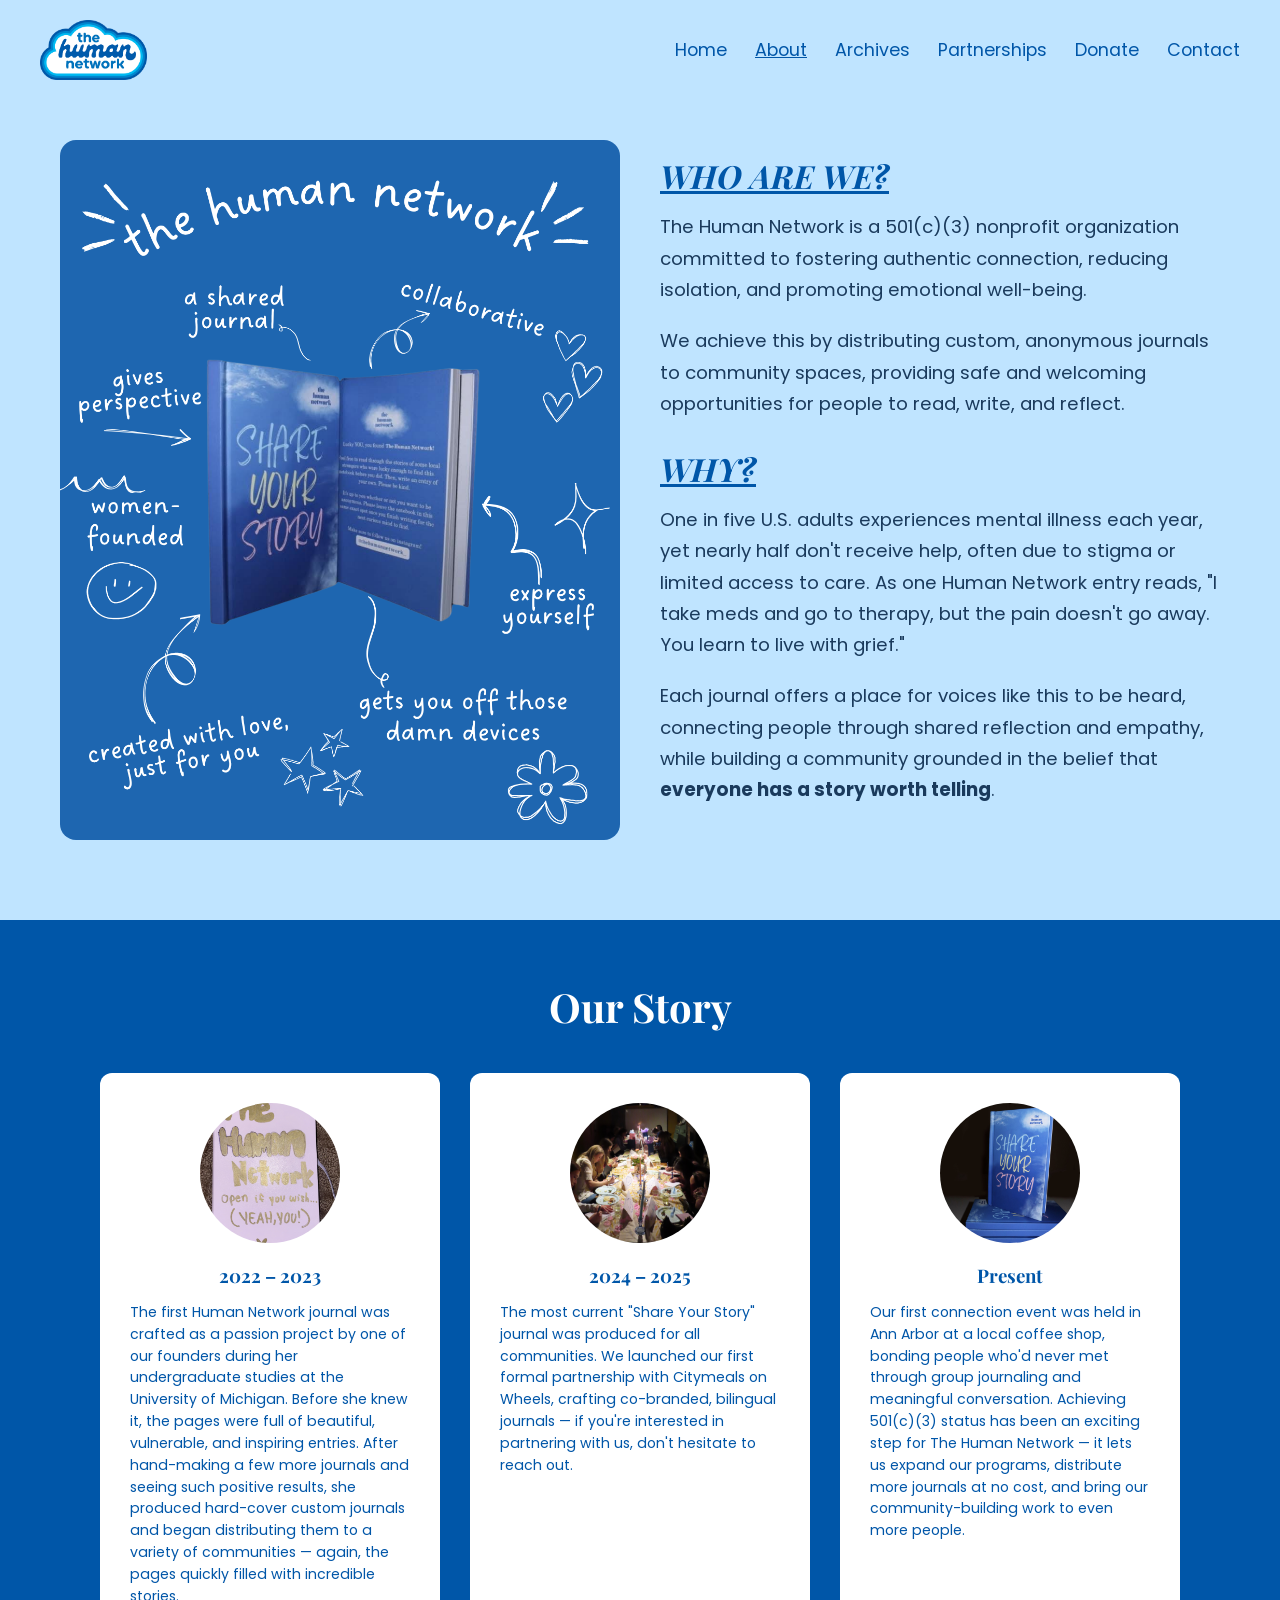
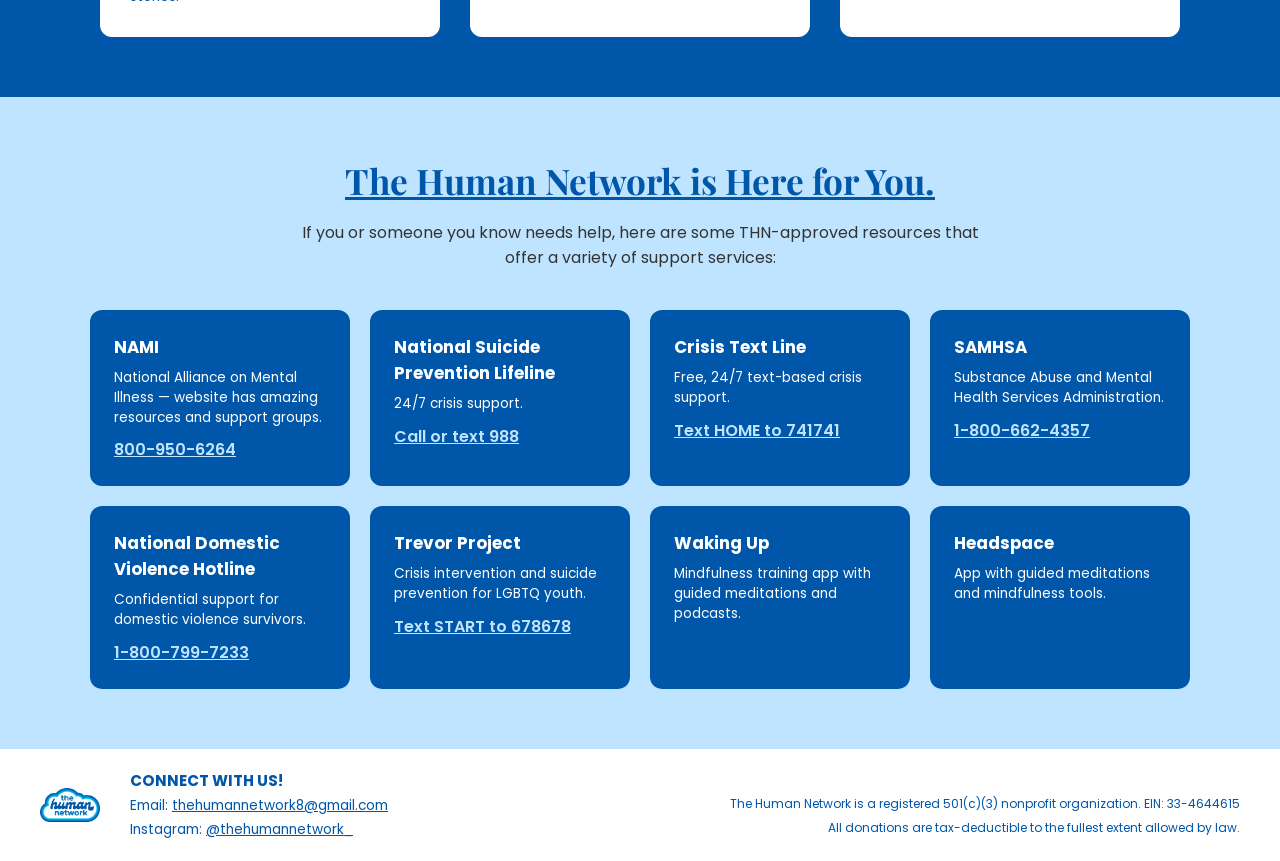
<file: about.html>
<!DOCTYPE html>
<html lang="en">
<head>
  <meta charset="UTF-8">
  <meta name="viewport" content="width=device-width, initial-scale=1.0">
  <title>About - The Human Network</title>

  <link rel="preconnect" href="https://fonts.googleapis.com">
  <link href="https://fonts.googleapis.com/css2?family=Playfair+Display:ital@0;1&family=Poppins:wght@400;500;600&display=swap" rel="stylesheet">

  <link rel="stylesheet" href="style.css">
</head>
<body>

  <div class="about-top">
    <nav class="navbar navbar-light">
      <a href="index.html" class="logo-link">
        <img src="assets/logo.png" alt="The Human Network" class="logo">
      </a>
      <button class="nav-toggle" id="navToggle" aria-label="Open menu" aria-expanded="false">&#9776;</button>
      <ul class="nav-links nav-links-dark">
        <li><a href="index.html">Home</a></li>
        <li><a href="about.html" class="active">About</a></li>
        <li><a href="archives.html">Archives</a></li>
        <li><a href="partnerships.html">Partnerships</a></li>
        <li><a href="donate.html">Donate</a></li>
        <li><a href="contact.html">Contact</a></li>
      </ul>
    </nav>

    <section class="about-hero">
      <div class="about-hero-image">
        <img src="assets/about-graphic.png" alt="The Human Network - a shared journal">
      </div>
      <div class="about-hero-text">
        <h2 class="pink-heading">WHO ARE WE?</h2>
        <p>The Human Network is a 501(c)(3) nonprofit organization committed to fostering authentic connection, reducing isolation, and promoting emotional well-being.</p>
        <p>We achieve this by distributing custom, anonymous journals to community spaces, providing safe and welcoming opportunities for people to read, write, and reflect.</p>

        <h2 class="pink-heading">WHY?</h2>
        <p>One in five U.S. adults experiences mental illness each year, yet nearly half don't receive help, often due to stigma or limited access to care. As one Human Network entry reads, "I take meds and go to therapy, but the pain doesn't go away. You learn to live with grief."</p>
        <p>Each journal offers a place for voices like this to be heard, connecting people through shared reflection and empathy, while building a community grounded in the belief that <strong>everyone has a story worth telling</strong>.</p>
      </div>
    </section>
  </div>

  <section class="our-story">
    <h2>Our Story</h2>
    <div class="story-grid">
      <div class="story-card">
        <img src="assets/story-2022.png" alt="2022-2023">
        <h3>2022 – 2023</h3>
        <p>The first Human Network journal was crafted as a passion project by one of our founders during her undergraduate studies at the University of Michigan. Before she knew it, the pages were full of beautiful, vulnerable, and inspiring entries. After hand-making a few more journals and seeing such positive results, she produced hard-cover custom journals and began distributing them to a variety of communities — again, the pages quickly filled with incredible stories.</p>
      </div>
      <div class="story-card">
        <img src="assets/story-2024.jpg" alt="2024-2025">
        <h3>2024 – 2025</h3>
        <p>The most current "Share Your Story" journal was produced for all communities. We launched our first formal partnership with Citymeals on Wheels, crafting co-branded, bilingual journals — if you're interested in partnering with us, don't hesitate to reach out.</p>
      </div>
      <div class="story-card">
        <img src="assets/story-present.jpg" alt="Present">
        <h3>Present</h3>
        <p>Our first connection event was held in Ann Arbor at a local coffee shop, bonding people who'd never met through group journaling and meaningful conversation. Achieving 501(c)(3) status has been an exciting step for The Human Network — it lets us expand our programs, distribute more journals at no cost, and bring our community-building work to even more people.</p>
      </div>
    </div>
  </section>

  <section class="resources">
    <h2>The Human Network is Here for You.</h2>
    <p class="resources-intro">If you or someone you know needs help, here are some THN-approved resources that offer a variety of support services:</p>

    <div class="resource-grid">
      <div class="resource-card">
        <h3>NAMI</h3>
        <p>National Alliance on Mental Illness — website has amazing resources and support groups.</p>
        <a href="tel:8009506264">800-950-6264</a>
      </div>
      <div class="resource-card">
        <h3>National Suicide Prevention Lifeline</h3>
        <p>24/7 crisis support.</p>
        <a href="tel:988">Call or text 988</a>
      </div>
      <div class="resource-card">
        <h3>Crisis Text Line</h3>
        <p>Free, 24/7 text-based crisis support.</p>
        <a href="sms:741741&body=HOME">Text HOME to 741741</a>
      </div>
      <div class="resource-card">
        <h3>SAMHSA</h3>
        <p>Substance Abuse and Mental Health Services Administration.</p>
        <a href="tel:8006624357">1-800-662-4357</a>
      </div>
      <div class="resource-card">
        <h3>National Domestic Violence Hotline</h3>
        <p>Confidential support for domestic violence survivors.</p>
        <a href="tel:8007997233">1-800-799-7233</a>
      </div>
      <div class="resource-card">
        <h3>Trevor Project</h3>
        <p>Crisis intervention and suicide prevention for LGBTQ youth.</p>
        <a href="sms:678678&body=START">Text START to 678678</a>
      </div>
      <div class="resource-card">
        <h3>Waking Up</h3>
        <p>Mindfulness training app with guided meditations and podcasts.</p>
      </div>
      <div class="resource-card">
        <h3>Headspace</h3>
        <p>App with guided meditations and mindfulness tools.</p>
      </div>
    </div>
  </section>

  <footer class="site-footer">
    <img src="assets/logo.png" alt="The Human Network" class="footer-logo">
    <div class="footer-body">
      <div class="footer-row">
        <h3>CONNECT WITH US!</h3>
        <span></span>
      </div>
      <div class="footer-row">
        <p>Email: <a href="mailto:thehumannetwork8@gmail.com">thehumannetwork8@gmail.com</a></p>
        <p class="legal">The Human Network is a registered 501(c)(3) nonprofit organization. EIN: 33-4644615</p>
      </div>
      <div class="footer-row">
        <p>Instagram: <a href="https://www.instagram.com/thehumannetwork_/?hl=en" target="_blank">@thehumannetwork_</a></p>
        <p class="legal">All donations are tax-deductible to the fullest extent allowed by law.</p>
      </div>
    </div>
  </footer>

  <script src="script.js"></script>
</body>
</html>
</file>
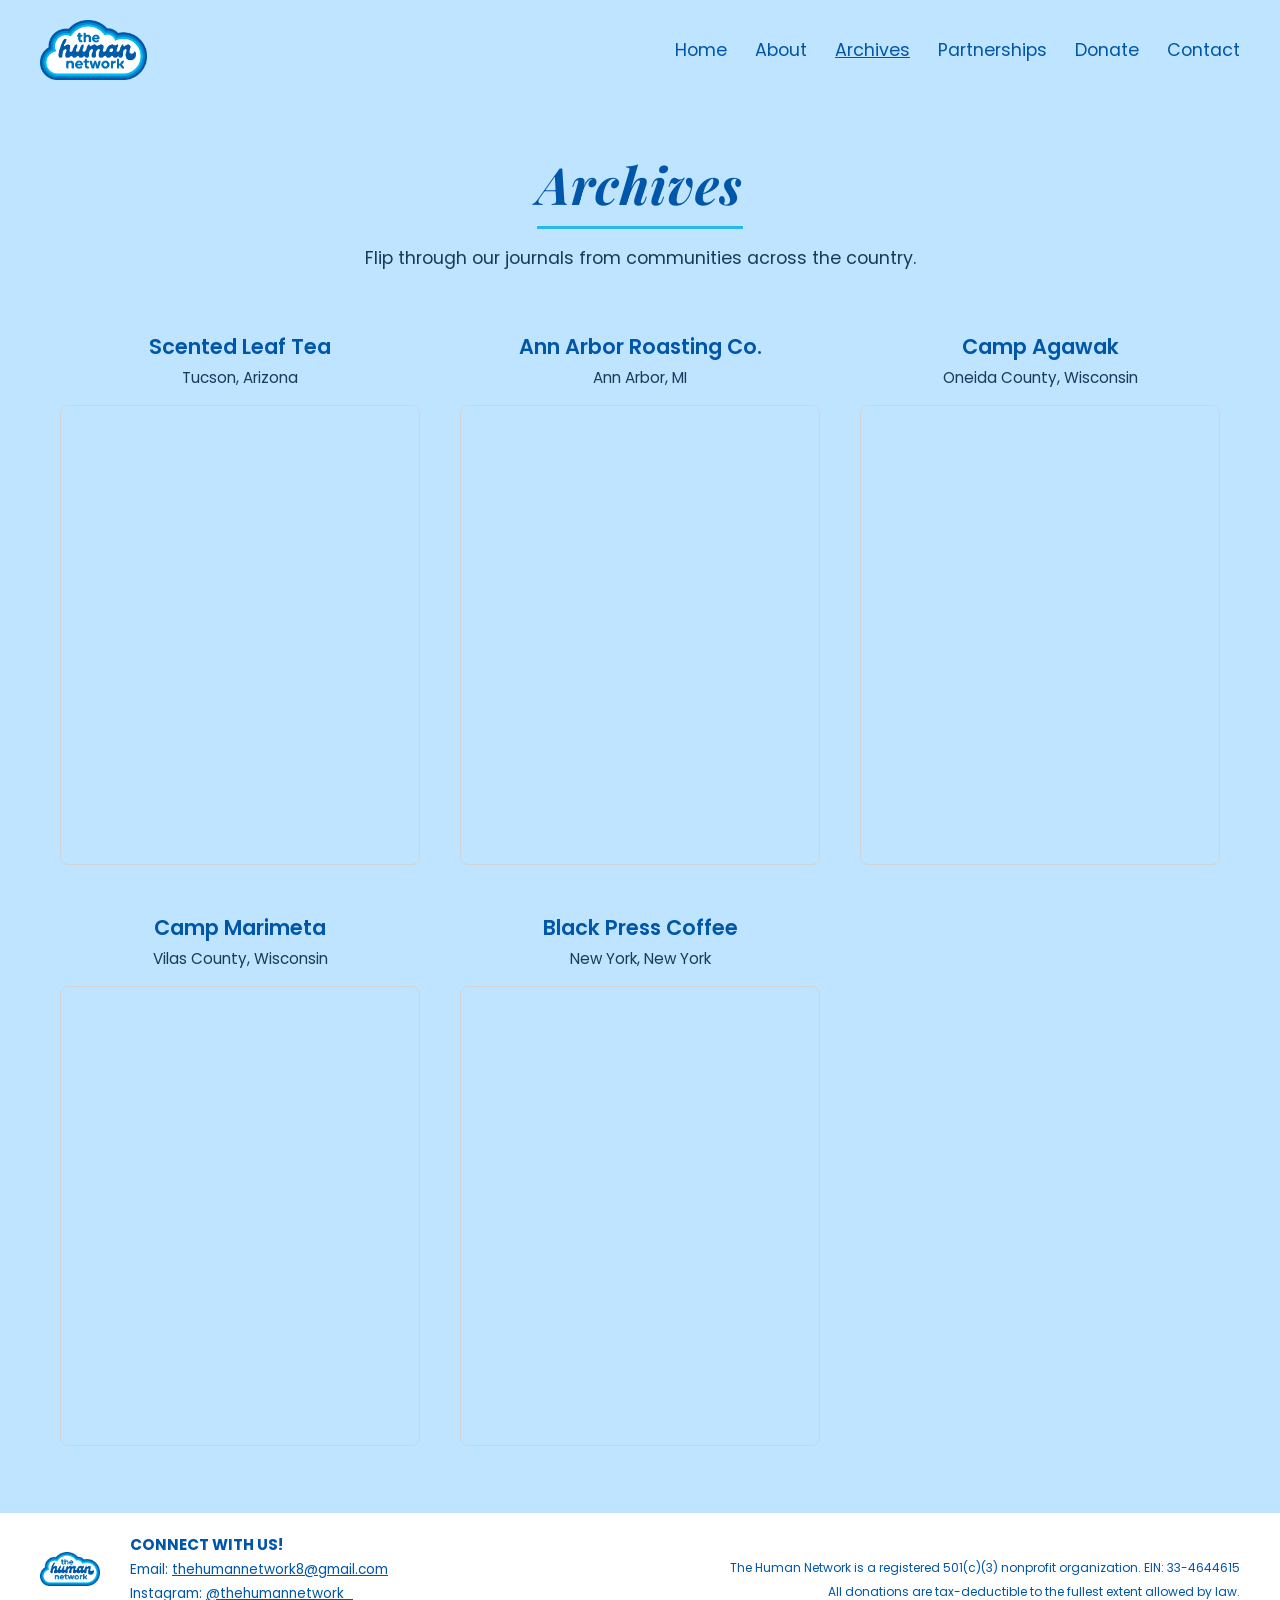
<file: archives.html>
<!DOCTYPE html>
<html lang="en">
<head>
  <meta charset="UTF-8">
  <meta name="viewport" content="width=device-width, initial-scale=1.0">
  <title>Archives - The Human Network</title>

  <link rel="preconnect" href="https://fonts.googleapis.com">
  <link href="https://fonts.googleapis.com/css2?family=Playfair+Display:ital@0;1&family=Poppins:wght@400;500;600&display=swap" rel="stylesheet">

  <link rel="stylesheet" href="style.css">
</head>
<body>

  <div class="archives-top">
    <nav class="navbar navbar-light">
      <a href="index.html" class="logo-link">
        <img src="assets/logo.png" alt="The Human Network" class="logo">
      </a>
      <button class="nav-toggle" id="navToggle" aria-label="Open menu" aria-expanded="false">&#9776;</button>
      <ul class="nav-links nav-links-dark">
        <li><a href="index.html">Home</a></li>
        <li><a href="about.html">About</a></li>
        <li><a href="archives.html" class="active">Archives</a></li>
        <li><a href="partnerships.html">Partnerships</a></li>
        <li><a href="donate.html">Donate</a></li>
        <li><a href="contact.html">Contact</a></li>
      </ul>
    </nav>

    <section class="archives-header">
      <h1>Archives</h1>
      <p>Flip through our journals from communities across the country.</p>
    </section>

    <section class="archives-grid">

      <div class="archive-card">
        <h3>Scented Leaf Tea</h3>
        <p class="archive-location">Tucson, Arizona</p>
        <div class="flipbook-wrap">
          <iframe allowfullscreen allow="autoplay; fullscreen; clipboard-write" scrolling="no" src="https://heyzine.com/flip-book/41db0781b3.html"></iframe>
        </div>
      </div>

      <div class="archive-card">
        <h3>Ann Arbor Roasting Co.</h3>
        <p class="archive-location">Ann Arbor, MI</p>
        <div class="flipbook-wrap">
          <iframe allowfullscreen allow="autoplay; fullscreen; clipboard-write" scrolling="no" src="https://heyzine.com/flip-book/89794f31fc.html"></iframe>
        </div>
      </div>

      <div class="archive-card">
        <h3>Camp Agawak</h3>
        <p class="archive-location">Oneida County, Wisconsin</p>
        <div class="flipbook-wrap">
          <iframe allowfullscreen allow="autoplay; fullscreen; clipboard-write" scrolling="no" src="https://heyzine.com/flip-book/5cede3e2ec.html"></iframe>
        </div>
      </div>

      <div class="archive-card">
        <h3>Camp Marimeta</h3>
        <p class="archive-location">Vilas County, Wisconsin</p>
        <div class="flipbook-wrap">
          <iframe allowfullscreen allow="autoplay; fullscreen; clipboard-write" scrolling="no" src="https://heyzine.com/flip-book/e3a3b19f46.html"></iframe>
        </div>
      </div>

      <div class="archive-card">
        <h3>Black Press Coffee</h3>
        <p class="archive-location">New York, New York</p>
        <div class="flipbook-wrap">
          <iframe allowfullscreen allow="autoplay; fullscreen; clipboard-write" scrolling="no" src="https://heyzine.com/flip-book/fb05271f3d.html"></iframe>
        </div>
      </div>

    </section>
  </div>

  <footer class="site-footer">
    <img src="assets/logo.png" alt="The Human Network" class="footer-logo">
    <div class="footer-body">
      <div class="footer-row">
        <h3>CONNECT WITH US!</h3>
        <span></span>
      </div>
      <div class="footer-row">
        <p>Email: <a href="mailto:thehumannetwork8@gmail.com">thehumannetwork8@gmail.com</a></p>
        <p class="legal">The Human Network is a registered 501(c)(3) nonprofit organization. EIN: 33-4644615</p>
      </div>
      <div class="footer-row">
        <p>Instagram: <a href="https://www.instagram.com/thehumannetwork_/?hl=en" target="_blank">@thehumannetwork_</a></p>
        <p class="legal">All donations are tax-deductible to the fullest extent allowed by law.</p>
      </div>
    </div>
  </footer>

  <script src="script.js"></script>
</body>
</html>
</file>
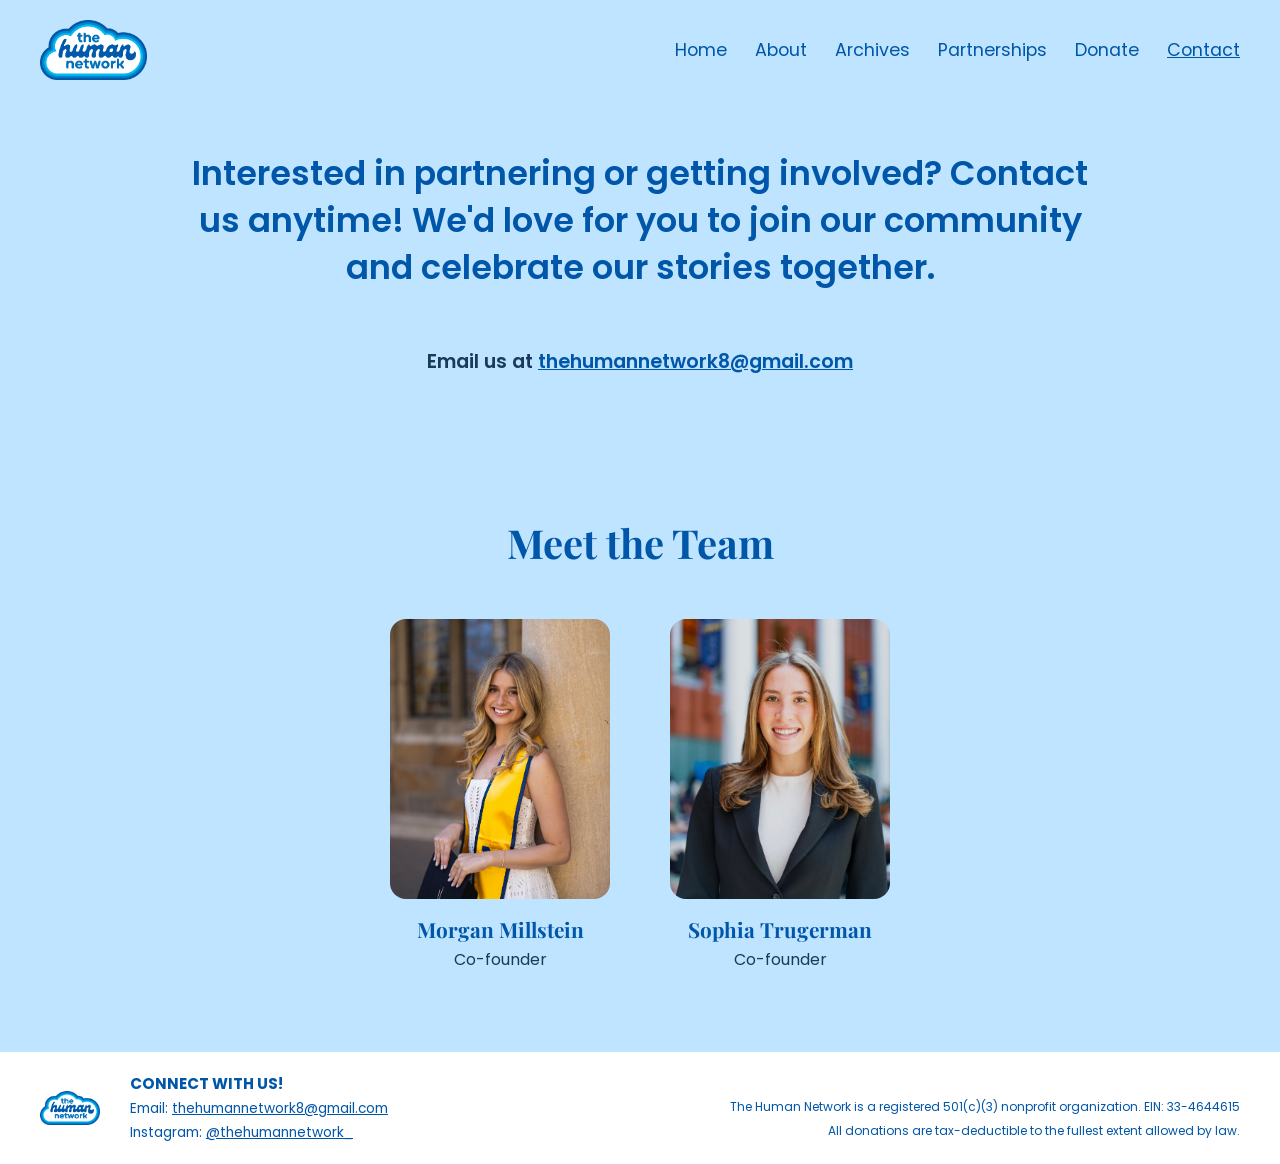
<file: contact.html>
<!DOCTYPE html>
<html lang="en">
<head>
  <meta charset="UTF-8">
  <meta name="viewport" content="width=device-width, initial-scale=1.0">
  <title>Contact - The Human Network</title>

  <link rel="preconnect" href="https://fonts.googleapis.com">
  <link href="https://fonts.googleapis.com/css2?family=Playfair+Display:ital@0;1&family=Poppins:wght@400;500;600&display=swap" rel="stylesheet">
  <link rel="stylesheet" href="style.css">
</head>
<body>

  <div class="contact-top">
    <nav class="navbar navbar-light">
      <a href="index.html" class="logo-link">
        <img src="assets/logo.png" alt="The Human Network" class="logo">
      </a>
      <button class="nav-toggle" id="navToggle" aria-label="Open menu" aria-expanded="false">&#9776;</button>
      <ul class="nav-links nav-links-dark">
        <li><a href="index.html">Home</a></li>
        <li><a href="about.html">About</a></li>
        <li><a href="archives.html">Archives</a></li>
        <li><a href="partnerships.html">Partnerships</a></li>
        <li><a href="donate.html">Donate</a></li>
        <li><a href="contact.html" class="active">Contact</a></li>
      </ul>
    </nav>

    <section class="contact-hero">
      <h1>Interested in partnering or getting involved? Contact us anytime! We'd love for you to join our community and celebrate our stories together.</h1>
    </section>
    <section class="contact-message-section">
      <p class="contact-email">Email us at <a href="mailto:thehumannetwork8@gmail.com">thehumannetwork8@gmail.com</a></p>
    </section>
  </div>

  <section class="team-section">
    <h2>Meet the Team</h2>
    <div class="team-grid">
      <div class="team-member">
        <img src="assets/team-morgan.jpg" alt="Morgan Millstein">
        <h3>Morgan Millstein</h3>
        <p>Co-founder</p>
      </div>
      <div class="team-member">
        <img src="assets/team-sophia.jpg" alt="Sophia Trugerman">
        <h3>Sophia Trugerman</h3>
        <p>Co-founder</p>
      </div>
    </div>
  </section>

  <footer class="site-footer">
    <img src="assets/logo.png" alt="The Human Network" class="footer-logo">
    <div class="footer-body">
      <div class="footer-row">
        <h3>CONNECT WITH US!</h3>
        <span></span>
      </div>
      <div class="footer-row">
        <p>Email: <a href="mailto:thehumannetwork8@gmail.com">thehumannetwork8@gmail.com</a></p>
        <p class="legal">The Human Network is a registered 501(c)(3) nonprofit organization. EIN: 33-4644615</p>
      </div>
      <div class="footer-row">
        <p>Instagram: <a href="https://www.instagram.com/thehumannetwork_/?hl=en" target="_blank">@thehumannetwork_</a></p>
        <p class="legal">All donations are tax-deductible to the fullest extent allowed by law.</p>
      </div>
    </div>
  </footer>

  <script src="script.js"></script>
</body>
</html>
</file>
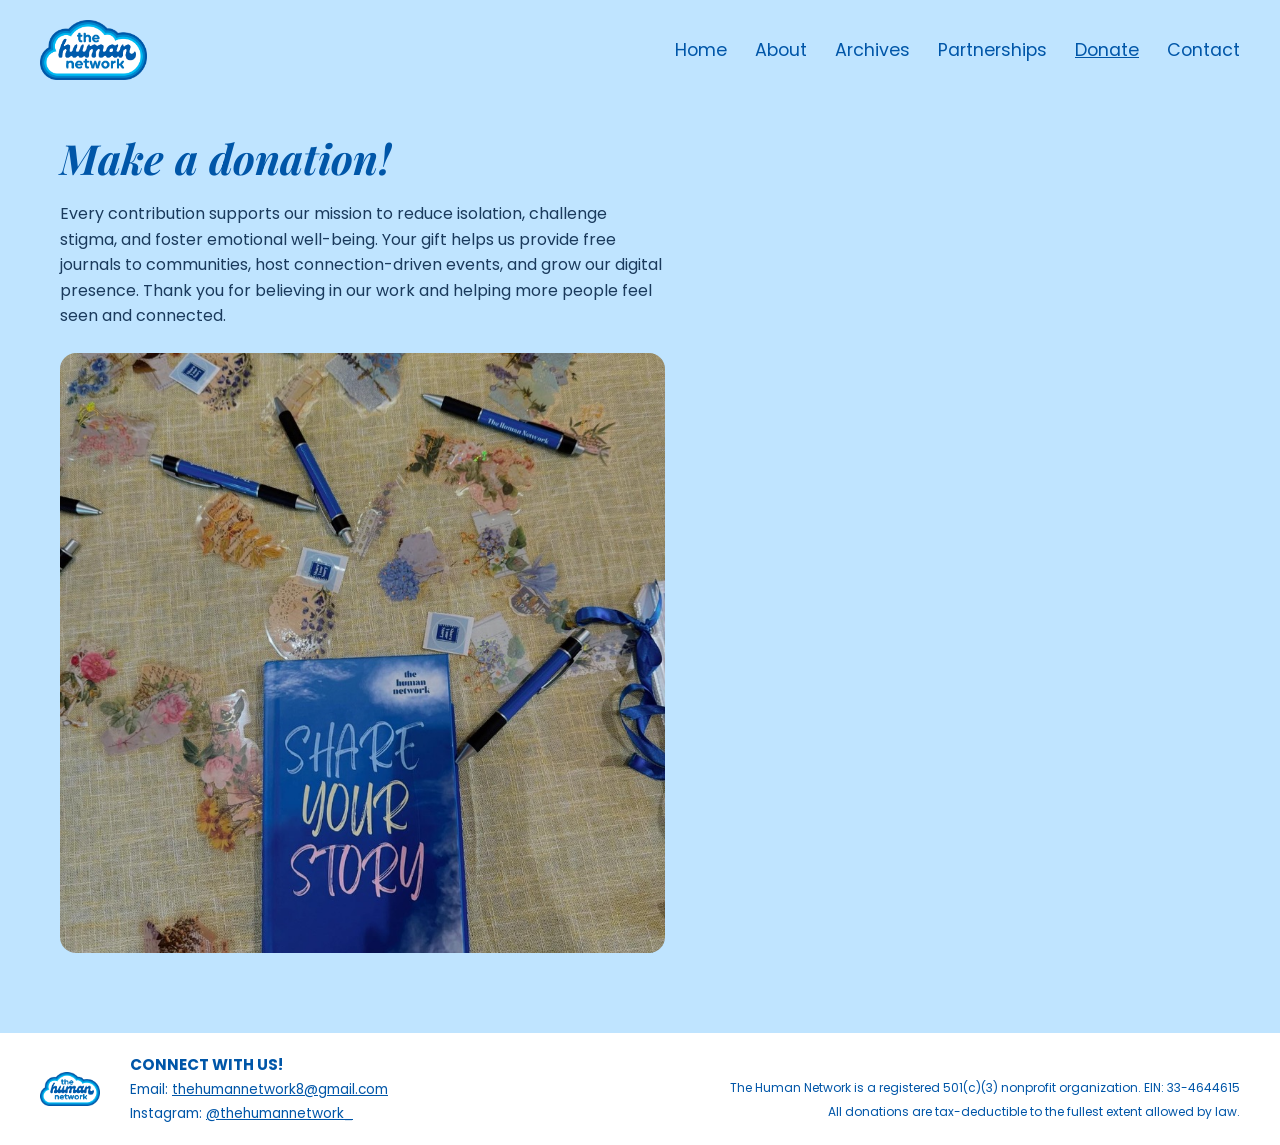
<file: donate.html>
<!DOCTYPE html>
<html lang="en">
<head>
  <meta charset="UTF-8">
  <meta name="viewport" content="width=device-width, initial-scale=1.0">
  <title>Donate - The Human Network</title>

  <link rel="preconnect" href="https://fonts.googleapis.com">
  <link href="https://fonts.googleapis.com/css2?family=Playfair+Display:ital@0;1&family=Poppins:wght@400;500;600&display=swap" rel="stylesheet">
  <link rel="stylesheet" href="style.css">

  <script type="module" src="https://donorbox.org/widgets.js" async></script>
</head>
<body>

  <div class="donate-top">
    <nav class="navbar navbar-light">
      <a href="index.html" class="logo-link">
        <img src="assets/logo.png" alt="The Human Network" class="logo">
      </a>
      <button class="nav-toggle" id="navToggle" aria-label="Open menu" aria-expanded="false">&#9776;</button>
      <ul class="nav-links nav-links-dark">
        <li><a href="index.html">Home</a></li>
        <li><a href="about.html">About</a></li>
        <li><a href="archives.html">Archives</a></li>
        <li><a href="partnerships.html">Partnerships</a></li>
        <li><a href="donate.html" class="active">Donate</a></li>
        <li><a href="contact.html">Contact</a></li>
      </ul>
    </nav>

    <section class="donate-hero">
      <div class="donate-left">
        <h1>Make a donation!</h1>
        <p>Every contribution supports our mission to reduce isolation, challenge stigma, and foster emotional well-being. Your gift helps us provide free journals to communities, host connection-driven events, and grow our digital presence. Thank you for believing in our work and helping more people feel seen and connected.</p>
        <img src="assets/donate-photo.jpg" alt="Share Your Story journal with flowers and a pen">
      </div>

      <div class="donate-right">
        <dbox-widget campaign="the-human-network-initial-fundraising-campaign" type="donation_form" enable-auto-scroll="true"></dbox-widget>
      </div>
    </section>
  </div>

  <footer class="site-footer">
    <img src="assets/logo.png" alt="The Human Network" class="footer-logo">
    <div class="footer-body">
      <div class="footer-row">
        <h3>CONNECT WITH US!</h3>
        <span></span>
      </div>
      <div class="footer-row">
        <p>Email: <a href="mailto:thehumannetwork8@gmail.com">thehumannetwork8@gmail.com</a></p>
        <p class="legal">The Human Network is a registered 501(c)(3) nonprofit organization. EIN: 33-4644615</p>
      </div>
      <div class="footer-row">
        <p>Instagram: <a href="https://www.instagram.com/thehumannetwork_/?hl=en" target="_blank">@thehumannetwork_</a></p>
        <p class="legal">All donations are tax-deductible to the fullest extent allowed by law.</p>
      </div>
    </div>
  </footer>

  <script src="script.js"></script>
</body>
</html>
</file>
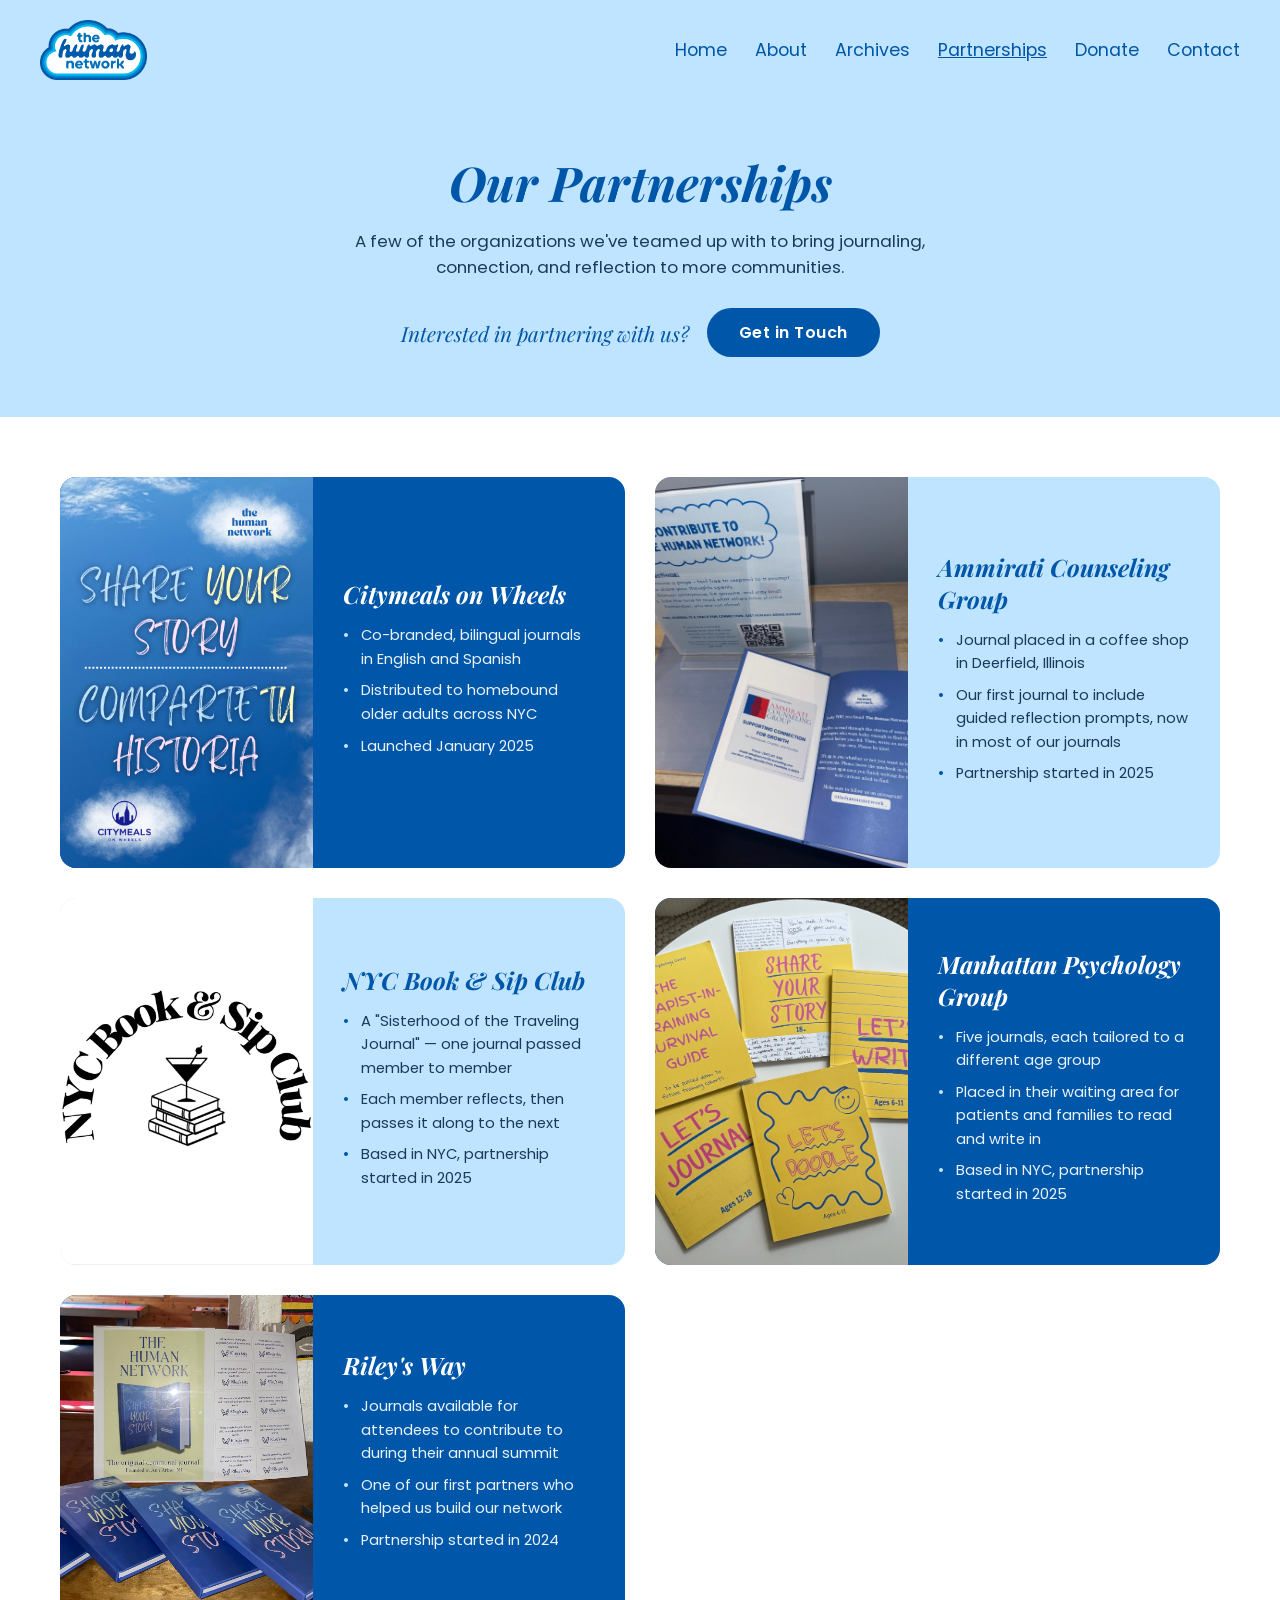
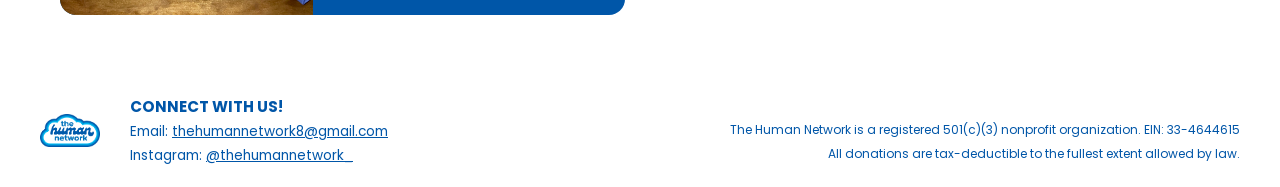
<file: partnerships.html>
<!DOCTYPE html>
<html lang="en">
<head>
  <meta charset="UTF-8">
  <meta name="viewport" content="width=device-width, initial-scale=1.0">
  <title>Partnerships - The Human Network</title>

  <link rel="preconnect" href="https://fonts.googleapis.com">
  <link href="https://fonts.googleapis.com/css2?family=Playfair+Display:ital@0;1&family=Poppins:wght@400;500;600&display=swap" rel="stylesheet">
  <link rel="stylesheet" href="style.css">
</head>
<body>

  <div class="partnerships-top">
    <nav class="navbar navbar-light">
      <a href="index.html" class="logo-link">
        <img src="assets/logo.png" alt="The Human Network" class="logo">
      </a>
      <button class="nav-toggle" id="navToggle" aria-label="Open menu" aria-expanded="false">&#9776;</button>
      <ul class="nav-links nav-links-dark">
        <li><a href="index.html">Home</a></li>
        <li><a href="about.html">About</a></li>
        <li><a href="archives.html">Archives</a></li>
        <li><a href="partnerships.html" class="active">Partnerships</a></li>
        <li><a href="donate.html">Donate</a></li>
        <li><a href="contact.html">Contact</a></li>
      </ul>
    </nav>

    <section class="partnerships-header">
      <h1>Our Partnerships</h1>
      <p>A few of the organizations we've teamed up with to bring journaling, connection, and reflection to more communities.</p>
      <div class="header-cta">
        <span>Interested in partnering with us?</span>
        <a href="contact.html" class="cta-btn">Get in Touch</a>
      </div>
    </section>
  </div>

  <section class="partnerships-bento">

    <div class="bento-card bento-split bento-dark">
      <div class="bento-split-image">
        <img src="assets/partner-citymeals.jpg" alt="Citymeals on Wheels partnership">
      </div>
      <div class="bento-split-text">
        <h3>Citymeals on Wheels</h3>
        <ul>
          <li>Co-branded, bilingual journals in English and Spanish</li>
          <li>Distributed to homebound older adults across NYC</li>
          <li>Launched January 2025</li>
        </ul>
      </div>
    </div>
  
    <div class="bento-card bento-split bento-light">
      <div class="bento-split-image">
        <img src="assets/partner-ammirati.jpg" alt="Ammirati Counseling Group partnership">
      </div>
      <div class="bento-split-text">
        <h3>Ammirati Counseling Group</h3>
        <ul>
          <li>Journal placed in a coffee shop in Deerfield, Illinois</li>
          <li>Our first journal to include guided reflection prompts, now in most of our journals</li>
          <li>Partnership started in 2025</li>
        </ul>
      </div>
    </div>

    <div class="bento-card bento-split bento-light">
      <div class="bento-split-image">
        <img src="assets/partner-nyc-book-sip.jpg" alt="NYC Book &amp; Sip Club partnership">
      </div>
      <div class="bento-split-text">
        <h3>NYC Book &amp; Sip Club</h3>
        <ul>
          <li>A "Sisterhood of the Traveling Journal" — one journal passed member to member</li>
          <li>Each member reflects, then passes it along to the next</li>
          <li>Based in NYC, partnership started in 2025</li>
        </ul>
      </div>
    </div>
  
    <div class="bento-card bento-split bento-dark">
      <div class="bento-split-image">
        <img src="assets/partner-manhattan-psychology.jpg" alt="Manhattan Psychology Group partnership">
      </div>
      <div class="bento-split-text">
        <h3>Manhattan Psychology Group</h3>
        <ul>
          <li>Five journals, each tailored to a different age group</li>
          <li>Placed in their waiting area for patients and families to read and write in</li>
          <li>Based in NYC, partnership started in 2025</li>
        </ul>
      </div>
    </div>

    <div class="bento-card bento-split bento-dark">
      <div class="bento-split-image">
        <img src="assets/partner-rileys-way.jpg" alt="Riley's Way partnership">
      </div>
      <div class="bento-split-text">
        <h3>Riley's Way</h3>
        <ul>
          <li>Journals available for attendees to contribute to during their annual summit</li>
          <li>One of our first partners who helped us build our network</li>
          <li>Partnership started in 2024</li>
        </ul>
      </div>
    </div>
    
  </section>


  <footer class="site-footer">
    <img src="assets/logo.png" alt="The Human Network" class="footer-logo">
    <div class="footer-body">
      <div class="footer-row">
        <h3>CONNECT WITH US!</h3>
        <span></span>
      </div>
      <div class="footer-row">
        <p>Email: <a href="mailto:thehumannetwork8@gmail.com">thehumannetwork8@gmail.com</a></p>
        <p class="legal">The Human Network is a registered 501(c)(3) nonprofit organization. EIN: 33-4644615</p>
      </div>
      <div class="footer-row">
        <p>Instagram: <a href="https://www.instagram.com/thehumannetwork_/?hl=en" target="_blank">@thehumannetwork_</a></p>
        <p class="legal">All donations are tax-deductible to the fullest extent allowed by law.</p>
      </div>
    </div>
  </footer>

  <script src="script.js"></script>
</body>
</html>
</file>
<file: style.css>
* {
  margin: 0;
  padding: 0;
  box-sizing: border-box;
}

html, body {
  height: 100%;
}

body {
  font-family: 'Poppins', sans-serif;
  color: #222;
}

img {
  max-width: 100%;
  display: block;
}

/* PAGE HERO WRAPPER (nav + quotes share this background) */
.page-hero {
  position: relative;
  min-height: 100vh;
  display: flex;
  flex-direction: column;
  overflow: hidden;
}
.page-bg-img {
  position: absolute;
  inset: 0;
  width: 100%;
  height: 100%;
  object-fit: cover;
  z-index: -1;
}

/* NAV */
.navbar {
  display: flex;
  justify-content: space-between;
  align-items: center;
  padding: 20px 40px;
  background: transparent;
  position: relative;
  z-index: 1;
}
.logo {
  height: 60px;
  width: auto;
}
.nav-links {
  display: flex;
  list-style: none;
  gap: 28px;
}
.nav-links a {
  color: white;
  text-decoration: none;
  font-size: 1.1rem;
  text-shadow: 0 1px 4px rgba(0, 0, 0, 0.4);
}
.nav-links a.active {
  text-decoration: underline;
}
.navbar-light .nav-links a,
.nav-links-dark a {
  color: #0056a8;
  text-shadow: none;
}

/* HERO TAGLINE */
.hero-tagline {
  text-align: center;
  padding: 24px 20px 0;
}
.hero-tagline p {
  font-family: 'Poppins', sans-serif;
  font-weight: 500;
  color: white;
  font-size: 1.15rem;
  text-shadow: 0 1px 6px rgba(0, 0, 0, 0.35);
  max-width: 650px;
  margin: 0 auto;
}

/* QUOTE DESCRIPTOR */
.quote-descriptor {
  font-family: 'Poppins', sans-serif;
  font-weight: 600;
  font-size: 0.9rem;
  letter-spacing: 0.5px;
  text-transform: uppercase;
  color: #bfe4ff;
  margin-bottom: 18px;
  text-shadow: 0 1px 4px rgba(0, 0, 0, 0.3);
  transition: opacity 0.5s ease;
}
.quote-descriptor.fade-out {
  opacity: 0;
}

/* QUOTE SLIDER */
.quote-slider {
  flex: 1;
  position: relative;
  display: flex;
  align-items: center;
  justify-content: center;
  text-align: center;
}
.quote-content {
  position: relative;
  max-width: 700px;
  padding: 0 80px;
  overflow: hidden;
}
.quote-inner {
  transition: transform 0.5s ease, opacity 0.5s ease;
}
.quote-inner.slide-out-left {
  transform: translateX(-60px);
  opacity: 0;
}
.quote-inner.slide-out-right {
  transform: translateX(60px);
  opacity: 0;
}
#quoteText {
  font-family: 'Playfair Display', serif;
  font-style: italic;
  font-size: 2rem;
  color: white;
  text-shadow: 0 1px 6px rgba(0, 0, 0, 0.3);
}
#quoteSource {
  font-family: 'Poppins', sans-serif;
  font-weight: 600;
  color: white;
  margin-top: 20px;
  text-shadow: 0 1px 6px rgba(0, 0, 0, 0.3);
}
.arrow {
  position: absolute;
  top: 50%;
  transform: translateY(-50%);
  background: rgba(255, 255, 255, 0.2);
  border: none;
  color: white;
  font-size: 1.5rem;
  padding: 10px 15px;
  cursor: pointer;
  border-radius: 50%;
  z-index: 2;
}
.arrow-left {
  left: 30px;
}
.arrow-right {
  right: 30px;
}

/* FOOTER */
.site-footer {
  display: flex;
  align-items: center;
  gap: 30px;
  padding: 20px 40px;
  background: white;
  color: #0056a8;
}
.footer-logo {
  width: 60px;
  height: 60px;
  object-fit: contain;
  flex-shrink: 0;
}
.footer-body {
  flex: 1;
  display: flex;
  flex-direction: column;
  gap: 4px;
}
.footer-row {
  display: flex;
  justify-content: space-between;
  gap: 20px;
}
.footer-row h3,
.footer-row p {
  flex: 1;
  color: #0056a8;
  font-family: 'Poppins', sans-serif;
}
.footer-row h3 {
  font-size: 0.95rem;
}
.footer-row p {
  font-size: 0.85rem;
  line-height: 1.5;
}
.footer-row a {
  color: #0056a8;
  text-decoration: underline;
}
.footer-row .legal {
  text-align: right;
  font-size: 0.75rem;
  line-height: 1.4;
}

/* ABOUT PAGE — HERO */
.about-top {
  background: #bfe4ff;
}
.about-hero {
  display: flex;
  flex-wrap: wrap;
  align-items: center;
  gap: 40px;
  padding: 40px 60px 80px;
  color: #1a3a5c;
}
.about-hero-image,
.about-hero-text {
  flex: 1;
  min-width: 300px;
}
.about-hero-image img {
  width: 100%;
  height: auto;
  border-radius: 16px;
}
.about-hero-text p {
  margin-bottom: 20px;
  line-height: 1.7;
  font-size: 1.15rem;
}
.pink-heading {
  color: #0056a8;
  text-decoration: underline;
  font-family: 'Playfair Display', serif;
  font-style: italic;
  font-size: 2rem;
  margin: 28px 0 14px;
}
.pink-heading:first-child {
  margin-top: 0;
}

/* ABOUT PAGE — OUR STORY */
.our-story {
  background: #0056a8;
  color: white;
  text-align: center;
  padding: 60px 40px;
}
.our-story h2 {
  font-family: 'Playfair Display', serif;
  font-size: 2.5rem;
  margin-bottom: 40px;
}
.story-grid {
  display: flex;
  flex-wrap: wrap;
  gap: 30px;
  justify-content: center;
}
.story-card {
  background: white;
  color: #0056a8;
  border-radius: 12px;
  padding: 30px;
  max-width: 340px;
  flex: 1;
  min-width: 260px;
  text-align: left;
}
.story-card img {
  width: 140px;
  height: 140px;
  object-fit: cover;
  border-radius: 50%;
  margin: 0 auto 20px;
  display: block;
}
.story-card h3 {
  font-family: 'Playfair Display', serif;
  text-align: center;
  margin-bottom: 14px;
}
.story-card p {
  font-size: 0.88rem;
  line-height: 1.55;
}

/* ABOUT PAGE — RESOURCES */
.resources {
  background: #bfe4ff;
  padding: 60px 40px;
  text-align: center;
}
.resources h2 {
  color: #0056a8;
  font-family: 'Playfair Display', serif;
  text-decoration: underline;
  font-size: 2.2rem;
  margin-bottom: 16px;
}
.resources-intro {
  max-width: 700px;
  margin: 0 auto 40px;
  color: #333;
}
.resource-grid {
  display: grid;
  grid-template-columns: repeat(auto-fit, minmax(230px, 1fr));
  gap: 20px;
  max-width: 1100px;
  margin: 0 auto;
}
.resource-card {
  background: #0056a8;
  color: white;
  border-radius: 12px;
  padding: 24px;
  text-align: left;
}
.resource-card h3 {
  font-family: 'Poppins', sans-serif;
  font-size: 1.05rem;
  margin-bottom: 8px;
}
.resource-card p {
  font-size: 0.85rem;
  line-height: 1.45;
  margin-bottom: 10px;
}
.resource-card a {
  color: #bfe4ff;
  font-weight: 600;
  text-decoration: underline;
}

/* ARCHIVES PAGE */
.archives-top {
  background: #bfe4ff;
  padding-bottom: 60px;
}
.archives-header {
  text-align: center;
  padding: 50px 20px 40px;
}
.archives-header h1 {
  font-family: 'Playfair Display', serif;
  font-style: italic;
  font-size: 3.2rem;
  color: #0056a8;
  letter-spacing: 1px;
  display: inline-block;
  border-bottom: 3px solid #26b9f0;
  padding-bottom: 8px;
  margin-bottom: 16px;
}
.archives-header p {
  font-family: 'Poppins', sans-serif;
  font-size: 1.1rem;
  color: #1a3a5c;
}

.archives-grid {
  display: grid;
  grid-template-columns: repeat(3, 1fr);
  gap: 40px;
  padding: 20px 60px 0;
}
.archive-card {
  text-align: center;
  position: relative;
  overflow: hidden;
  background: #bfe4ff;
}
.archive-card h3 {
  font-family: 'Poppins', sans-serif;
  font-weight: 600;
  font-size: 1.3rem;
  color: #0056a8;
  margin-bottom: 4px;
}
.archive-location {
  font-family: 'Poppins', sans-serif;
  color: #1a3a5c;
  font-size: 0.95rem;
  margin-bottom: 16px;
}
.flipbook-wrap {
  position: relative;
  width: 100%;
}
.flipbook-wrap iframe {
  width: 100%;
  height: 460px;
  border: 1px solid lightgray;
  border-radius: 8px;
}

@media (max-width: 900px) {
  .archives-grid {
    grid-template-columns: repeat(2, 1fr);
  }
}
@media (max-width: 600px) {
  .archives-grid {
    grid-template-columns: 1fr;
  }
}

/* DONATE PAGE */
.donate-top {
  background: #bfe4ff;
}
.donate-hero {
  display: flex;
  flex-wrap: wrap;
  gap: 50px;
  padding: 30px 60px 80px;
  align-items: center;
}
.donate-left {
  flex: 1.2;
  min-width: 320px;
  display: flex;
  flex-direction: column;
}
.donate-left h1 {
  font-family: 'Playfair Display', serif;
  font-style: italic;
  font-size: 2.6rem;
  color: #0056a8;
  margin-bottom: 16px;
}
.donate-left p {
  font-family: 'Poppins', sans-serif;
  color: #1a3a5c;
  font-size: 1rem;
  line-height: 1.6;
  margin-bottom: 24px;
}
.donate-left img {
  width: 100%;
  flex: 1;
  max-height: 600px;
  object-fit: cover;
  object-position: bottom;
  border-radius: 16px;
}
.donate-right {
  flex: 1;
  min-width: 380px;
  display: flex;
  justify-content: center;
  padding-top: 10px;
}
.donate-right dbox-widget {
  width: 100%;
  max-width: 460px;
}

/* CONTACT PAGE */
.contact-top {
  background: #bfe4ff;
}
.contact-hero {
  text-align: center;
  padding: 50px 60px 20px;
}
.contact-hero h1 {
  font-family: 'Poppins', sans-serif;
  font-weight: 600;
  font-size: 2.1rem;
  color: #0056a8;
  max-width: 900px;
  margin: 0 auto 16px;
  line-height: 1.4;
}

.contact-message-section {
  text-align: center;
  padding: 20px 60px 80px;
}
.contact-email {
  font-weight: 600;
  font-size: 1.2rem;
  font-family: 'Poppins', sans-serif;
  color: #1a3a5c;
}
.contact-email a {
  color: #0056a8;
  text-decoration: underline;
}

/* TEAM SECTION */
.team-section {
  background: #bfe4ff;
  text-align: center;
  padding: 60px 40px 80px;
}
.team-section h2 {
  font-family: 'Playfair Display', serif;
  font-size: 2.5rem;
  color: #0056a8;
  margin-bottom: 50px;
}
.team-grid {
  display: flex;
  flex-wrap: wrap;
  justify-content: center;
  gap: 60px;
}
.team-member {
  max-width: 260px;
}
.team-member img {
  width: 220px;
  height: 280px;
  object-fit: cover;
  border-radius: 16px;
  margin: 0 auto 16px;
}
.team-member h3 {
  font-family: 'Playfair Display', serif;
  color: #0056a8;
  font-size: 1.3rem;
  margin-bottom: 4px;
}
.team-member p {
  font-family: 'Poppins', sans-serif;
  color: #1a3a5c;
}

/* PARTNERSHIPS PAGE */
.partnerships-top {
  background: #bfe4ff;
}
.partnerships-header {
  text-align: center;
  padding: 50px 20px 60px;
}
.partnerships-header h1 {
  font-family: 'Playfair Display', serif;
  font-style: italic;
  font-size: 3rem;
  color: #0056a8;
  margin-bottom: 14px;
}
.partnerships-header p {
  font-family: 'Poppins', sans-serif;
  color: #1a3a5c;
  font-size: 1.05rem;
  max-width: 650px;
  margin: 0 auto;
}

.partnerships-bento {
  background: white;
  padding: 60px;
  display: grid;
  grid-template-columns: repeat(2, 1fr);
  gap: 30px;
  max-width: 1300px;
  margin: 0 auto;
}
.bento-card {
  border-radius: 16px;
  min-height: 320px;
}
.bento-dark {
  background: #0056a8;
  color: white;
}
.bento-light {
  background: #bfe4ff;
  color: #1a3a5c;
}

/* Split layout: image left, text right, side by side */
.bento-split {
  display: flex;
  overflow: hidden;
}
.bento-split-image {
  flex: 1;
  min-width: 0;
}
.bento-split-image img {
  width: 100%;
  height: 100%;
  min-height: 320px;
  object-fit: cover;
  display: block;
}
.bento-split-text {
  flex: 1;
  padding: 30px;
  display: flex;
  flex-direction: column;
  justify-content: center;
}

/* Text-only layout */
.bento-text-only {
  padding: 36px;
  display: flex;
  flex-direction: column;
  justify-content: center;
}

.bento-card h3 {
  font-family: 'Playfair Display', serif;
  font-style: italic;
  font-size: 1.5rem;
  margin-bottom: 14px;
}
.bento-dark h3 {
  color: white;
}
.bento-light h3 {
  color: #0056a8;
}

.bento-card ul {
  list-style: none;
  padding: 0;
}
.bento-card li {
  font-family: 'Poppins', sans-serif;
  font-size: 0.92rem;
  line-height: 1.6;
  padding-left: 18px;
  position: relative;
  margin-bottom: 8px;
}
.bento-dark li {
  color: #e8f3ff;
}
.bento-light li {
  color: #1a3a5c;
}
.bento-dark li::before {
  content: "•";
  color: #bfe4ff;
  position: absolute;
  left: 0;
}
.bento-light li::before {
  content: "•";
  color: #0056a8;
  position: absolute;
  left: 0;
}

@media (max-width: 800px) {
  .partnerships-bento {
    grid-template-columns: 1fr;
    padding: 40px 24px;
  }
  .bento-split {
    flex-direction: column;
  }
  .bento-split-image img {
    min-height: 220px;
  }
}

/* PARTNERSHIPS CTA */
.header-cta {
  display: flex;
  align-items: center;
  justify-content: center;
  flex-wrap: wrap;
  gap: 18px;
  margin-top: 28px;
}
.header-cta span {
  font-family: 'Playfair Display', serif;
  font-style: italic;
  font-size: 1.3rem;
  color: #0056a8;
}
.cta-btn {
  display: inline-block;
  background: #0056a8;
  color: white;
  font-family: 'Poppins', sans-serif;
  font-weight: 600;
  padding: 12px 32px;
  border-radius: 30px;
  text-decoration: none;
  letter-spacing: 0.5px;
}
.cta-btn:hover {
  background: #003f7d;
}

/* HOME PAGE */
.home-hero {
  position: relative;
  min-height: 100vh;
  display: flex;
  flex-direction: column;
  background:
    linear-gradient(90deg, rgba(0, 50, 125, 0.62) 0%, rgba(0, 50, 125, 0.35) 55%, rgba(0, 50, 125, 0.08) 100%),
    url('assets/quote-bg.jpg') center / cover no-repeat #2a67b0;
}
.home-hero-inner {
  flex: 1;
  display: flex;
  flex-wrap: wrap;
  align-items: center;
  justify-content: center;
  gap: 60px;
  padding: 30px 60px 80px;
  max-width: 1280px;
  margin: 0 auto;
  width: 100%;
}
.home-hero-text {
  flex: 1 1 480px;
}
.eyebrow {
  display: inline-block;
  background: rgba(255, 255, 255, 0.18);
  border: 1px solid rgba(255, 255, 255, 0.5);
  color: white;
  border-radius: 30px;
  padding: 8px 18px;
  font-size: 0.8rem;
  font-weight: 600;
  letter-spacing: 1px;
}
.home-hero-text h1 {
  font-family: 'Playfair Display', serif;
  font-style: italic;
  font-weight: 400;
  font-size: clamp(2.4rem, 5vw, 4.2rem);
  line-height: 1.1;
  color: white;
  margin: 22px 0 20px;
  text-shadow: 0 2px 10px rgba(0, 0, 0, 0.2);
}
.home-hero-text p {
  color: white;
  font-size: 1.15rem;
  line-height: 1.65;
  max-width: 520px;
  margin-bottom: 32px;
  text-shadow: 0 1px 6px rgba(0, 0, 0, 0.25);
}
.hero-buttons {
  display: flex;
  gap: 14px;
  flex-wrap: wrap;
}
.btn {
  display: inline-block;
  font-family: 'Poppins', sans-serif;
  font-weight: 600;
  font-size: 0.95rem;
  padding: 14px 34px;
  border-radius: 30px;
  text-decoration: none;
  border: 2px solid transparent;
}
.btn-white { background: white; color: #0056a8; }
.btn-outline { border-color: white; color: white; }
.btn-blue { background: #0056a8; color: white; }
.btn-blue-outline { border-color: #0056a8; color: #0056a8; }

/* Quote card */
.quote-card-wrap {
  flex: 1 1 400px;
  display: flex;
  justify-content: center;
}
.quote-card {
  background: white;
  border-radius: 6px;
  padding: 40px 40px 30px;
  max-width: 470px;
  box-shadow: 0 24px 50px rgba(0, 40, 100, 0.35);
  transform: rotate(-2deg);
}
.quote-card .quote-inner {
  transition: transform 0.4s ease, opacity 0.4s ease;
}
.quote-card .quote-inner.slide-out-left { transform: translateX(-40px); opacity: 0; }
.quote-card .quote-inner.slide-out-right { transform: translateX(40px); opacity: 0; }
.quote-label {
  font-size: 0.75rem;
  font-weight: 600;
  letter-spacing: 1.5px;
  text-transform: uppercase;
  color: #0056a8;
}
.quote-card blockquote {
  font-family: 'Playfair Display', serif;
  font-style: italic;
  font-size: 1.9rem;
  line-height: 1.35;
  color: #0056a8;
  margin: 16px 0 24px;
}
.quote-controls {
  display: flex;
  justify-content: space-between;
  align-items: center;
  border-top: 1px solid #bfe4ff;
  padding-top: 16px;
}
.quote-arrow {
  width: 44px;
  height: 44px;
  border-radius: 50%;
  border: 1px solid #0056a8;
  background: white;
  color: #0056a8;
  font-size: 1.1rem;
  cursor: pointer;
}
.quote-arrow.filled { background: #0056a8; color: white; }
.quote-dots { display: flex; gap: 8px; }
.quote-dot {
  width: 10px;
  height: 10px;
  border-radius: 50%;
  border: none;
  padding: 0;
  background: #bfe4ff;
  cursor: pointer;
}
.quote-dot.active { background: #0056a8; }

/* How it works */
.home-steps {
  background: white;
  text-align: center;
  padding: 90px 60px 70px;
}
.home-steps h2,
.home-values h2,
.home-cta h2 {
  font-family: 'Playfair Display', serif;
  font-style: italic;
  font-weight: 400;
  font-size: 2.8rem;
  color: #0056a8;
  margin-bottom: 12px;
}
.section-sub {
  color: #1a3a5c;
  font-size: 1.05rem;
  max-width: 560px;
  margin: 0 auto 50px;
}
.steps-grid {
  display: grid;
  grid-template-columns: repeat(auto-fit, minmax(260px, 1fr));
  gap: 30px;
  max-width: 1200px;
  margin: 0 auto;
  text-align: left;
}
.step-card {
  background: #bfe4ff;
  border-radius: 18px;
  padding: 34px;
  color: #1a3a5c;
}
.step-card.dark { background: #0056a8; color: #e8f3ff; }
.step-num {
  display: block;
  font-family: 'Playfair Display', serif;
  font-style: italic;
  font-size: 4rem;
  line-height: 1;
  color: #0056a8;
}
.step-card.dark .step-num { color: #bfe4ff; }
.step-card h3 {
  font-size: 1.25rem;
  color: #0056a8;
  margin: 14px 0 8px;
}
.step-card.dark h3 { color: white; }
.step-card p { font-size: 0.95rem; line-height: 1.6; }

/* Values */
.home-values {
  display: flex;
  flex-wrap: wrap;
  align-items: center;
  gap: 60px;
  max-width: 1200px;
  margin: 0 auto;
  padding: 70px 60px 90px;
}
.values-text { flex: 1 1 380px; }
.values-text h2 { font-size: 2.8rem; margin-bottom: 18px; }
.values-text p { font-size: 1.05rem; line-height: 1.7; color: #1a3a5c; }
.values-list { flex: 1 1 420px; display: grid; gap: 16px; }
.value-card {
  border: 2px solid #bfe4ff;
  border-radius: 16px;
  padding: 22px 26px;
}
.value-card h3 {
  font-family: 'Playfair Display', serif;
  font-style: italic;
  font-size: 1.6rem;
  color: #0056a8;
}
.value-card p { font-size: 0.95rem; color: #1a3a5c; margin-top: 4px; }

/* Closing call to action */
.home-cta {
  background: #bfe4ff;
  text-align: center;
  padding: 80px 40px;
}
.home-cta h2 { font-size: 3rem; }
.home-cta p { color: #1a3a5c; font-size: 1.05rem; margin: 0 auto 30px; }
.home-cta .hero-buttons { justify-content: center; }

.quote-card #quoteText {
  color: #0056a8;
  text-shadow: none;
  font-size: 1.9rem;
}

/* MOBILE */
.nav-toggle {
  display: none;
}

@media (max-width: 900px) {
  .navbar {
    padding: 14px 20px;
  }
  .logo {
    height: 48px;
  }
  .nav-toggle {
    display: block;
    background: none;
    border: none;
    font-size: 1.9rem;
    line-height: 1;
    padding: 4px 8px;
    color: white;
    cursor: pointer;
  }
  .navbar-light .nav-toggle {
    color: #0056a8;
  }
  .nav-links {
    display: none;
    position: absolute;
    top: 100%;
    left: 20px;
    right: 20px;
    flex-direction: column;
    gap: 0;
    background: white;
    border-radius: 14px;
    box-shadow: 0 12px 30px rgba(0, 40, 100, 0.25);
    padding: 8px 0;
    z-index: 20;
  }
  .navbar.open .nav-links {
    display: flex;
  }
  .nav-links a,
  .navbar-light .nav-links a,
  .nav-links-dark a {
    display: block;
    padding: 14px 22px;
    color: #0056a8;
    text-shadow: none;
    font-size: 1.05rem;
  }
}

@media (max-width: 700px) {
  /* Home */
  .home-hero-inner { padding: 10px 24px 60px; gap: 40px; }
  .quote-card { padding: 28px 24px 22px; transform: rotate(-1deg); }
  .quote-card blockquote,
  .quote-card #quoteText { font-size: 1.4rem; }
  .home-steps { padding: 60px 24px 50px; }
  .home-steps h2, .home-cta h2 { font-size: 2.1rem; }
  .home-cta { padding: 60px 24px; }

  /* About */
  .about-hero {
    flex-direction: column;
    align-items: stretch;
    padding: 24px 24px 50px;
    gap: 30px;
  }
  .about-hero-image,
  .about-hero-text {
    flex: none;
    width: 100%;
    min-width: 0;
  }
  .about-hero-text p { font-size: 1.05rem; }
  .pink-heading { font-size: 1.7rem; }
  .our-story { padding: 50px 20px; }
  .our-story h2 { font-size: 2rem; }
  .story-grid {
    flex-direction: column;
    align-items: center;
  }
  .story-card {
    flex: none;
    width: 100%;
    max-width: 420px;
    min-width: 0;
    padding: 24px;
  }
  .story-card img {
    width: 140px;
    height: 140px;
    flex-shrink: 0;
  }
  .resources { padding: 50px 20px; }
  .resources h2 { font-size: 1.8rem; }
  
  /* Archives */
  .archives-header h1 { font-size: 2.4rem; }
  .archives-grid { padding: 20px 20px 0; }
  .flipbook-wrap iframe { height: 420px; }

  /* Partnerships */
  .partnerships-header h1 { font-size: 2.3rem; }
  .partnerships-bento { padding: 30px 20px; }

  /* Donate */
  .donate-hero { padding: 20px 20px 50px; gap: 30px; }
  .donate-left, .donate-right { flex: 1 1 100%; min-width: 0; }
  .donate-left h1 { font-size: 2.1rem; }
  .donate-left img { flex: none; height: 260px; }
  .donate-right dbox-widget { max-width: 100%; }

  /* Contact */
  .contact-hero { padding: 30px 24px 10px; }
  .contact-hero h1 { font-size: 1.6rem; }
  .contact-message-section { padding: 10px 24px 50px; }
  .team-section { padding: 50px 20px; }
  .team-grid { gap: 30px; }

  /* Footer */
  .site-footer {
    flex-direction: column;
    align-items: flex-start;
    padding: 24px 20px;
    gap: 16px;
  }
  .footer-row {
    flex-direction: column;
    gap: 2px;
  }
  .footer-row span { display: none; }
  .footer-row h3,
  .footer-row p { flex: none; }
  .footer-row .legal { text-align: left; }
}

/* INTRO: collage that crumples away */
#intro { display: none; }
html.intro-lock #intro {
  display: block;
  position: fixed;
  inset: 0;
  z-index: 1000;
  overflow: hidden;
}
html.intro-lock,
html.intro-lock body { overflow: hidden; }

#introBase {
  position: absolute;
  inset: 0;
  background: url('assets/journal-collage.jpg') center / cover no-repeat #f6f4ef;
}
.intro-hint {
  position: absolute;
  bottom: 32px;
  left: 50%;
  transform: translateX(-50%);
  background: #0056a8;
  color: white;
  border: none;
  border-radius: 30px;
  padding: 13px 28px;
  font-family: 'Poppins', sans-serif;
  font-weight: 600;
  font-size: 0.95rem;
  cursor: pointer;
  box-shadow: 0 10px 24px rgba(0, 40, 100, 0.35);
  animation: hintBob 1.6s ease-in-out infinite;
  transition: opacity 0.3s ease;
}
@keyframes hintBob {
  0%, 100% { transform: translate(-50%, 0); }
  50% { transform: translate(-50%, 6px); }
}
.shard { position: absolute; will-change: transform, opacity; }
.shard .shade { position: absolute; inset: 0; opacity: 0; }

/* HOME: open journal hero */
.home-hero {
  background:
    linear-gradient(rgba(0, 70, 150, 0.25), rgba(0, 70, 150, 0.25)),
    url('assets/quote-bg.jpg') center / cover no-repeat #2a67b0;
}
.hero-stage {
  flex: 1;
  display: flex;
  align-items: center;
  justify-content: center;
  padding: 0 30px 40px;
}
.book {
  position: relative;
  width: min(1100px, 100%, calc((100vh - 140px) * 1.2708));
  aspect-ratio: 1600 / 1259;
  container-type: inline-size;
}
.book-img {
  position: absolute;
  inset: 0;
  width: 100%;
  height: 100%;
  max-width: none;
  filter: drop-shadow(0 28px 36px rgba(0, 30, 90, 0.45));
}
.book-page {
  position: absolute;
  top: 9.73%;
  height: 80.54%;
  width: 38%;
  display: flex;
  flex-direction: column;
}
.book-left { left: 7.25%; }
.book-right { left: 54.75%; }

/* Left page: label at the top, headline and text centered, buttons at the bottom */
.book-left .eyebrow {
  align-self: flex-start;
  background: #bfe4ff;
  border-color: transparent;
  color: #0056a8;
  font-size: 0.7rem;
  font-size: clamp(0.6rem, 1.15cqw, 0.85rem);
  padding: 6px 14px;
}
.book-left h1 {
  font-family: 'Playfair Display', serif;
  font-style: italic;
  font-weight: 400;
  font-size: 2.1rem;
  font-size: clamp(1.6rem, 5cqw, 3.6rem);
  line-height: 1.1;
  color: #0056a8;
  text-shadow: none;
  margin: auto 0 0.45em;
}
.book-left p {
  font-size: 1rem;
  font-size: clamp(0.85rem, 1.75cqw, 1.25rem);
  line-height: 1.65;
  color: #1a3a5c;
  text-shadow: none;
  margin: 0 0 auto;
}
.book-left .hero-buttons { padding-top: 14px; }
.book .btn {
  padding: 0.75em 1.7em;
  font-size: 0.85rem;
  font-size: clamp(0.78rem, 1.45cqw, 1.05rem);
}

/* Right page: label at the top, quote centered, arrows at the bottom */
.book .quote-card {
  background: transparent;
  box-shadow: none;
  transform: none;
  padding: 0;
  max-width: none;
  height: 100%;
  display: flex;
  flex-direction: column;
}
.book .quote-card .quote-inner {
  flex: 1;
  display: flex;
  flex-direction: column;
}
.book .quote-label {
  margin: 0;
  font-size: 0.7rem;
  font-size: clamp(0.62rem, 1.2cqw, 0.9rem);
}
.book .quote-card blockquote,
.book .quote-card #quoteText {
  font-size: 1.4rem;
  font-size: clamp(1.15rem, 3cqw, 2.3rem);
  margin: auto 0;
}
.book .quote-controls {
  border-top: none;
  padding-top: 0;
}
.book .quote-arrow {
  border: none;
  background: #bfe4ff;
  color: #0056a8;
  width: 44px;
  height: 44px;
  width: clamp(38px, 4.4cqw, 56px);
  height: clamp(38px, 4.4cqw, 56px);
}
.book .quote-arrow.filled {
  background: #0056a8;
  color: white;
}

@media (max-width: 800px) {
  .hero-stage { align-items: flex-start; padding: 0 18px 40px; }
  .book { width: 100%; aspect-ratio: auto; container-type: normal; }
  .book-img { display: none; }
  .book-page {
    position: static;
    width: auto;
    height: auto;
    background: #f4f0e8;
    border-radius: 8px;
    padding: 28px 24px;
    margin-bottom: 18px;
    box-shadow: 0 16px 30px rgba(0, 30, 90, 0.3);
  }
  .book-left h1 { font-size: 2.1rem; margin: 14px 0 12px; }
  .book-left p { font-size: 1rem; margin: 0 0 18px; }
  .book .btn { font-size: 0.9rem; padding: 12px 26px; }
  .book .quote-card { height: auto; }
  .book .quote-card .quote-inner { flex: none; }
  .book .quote-card blockquote,
  .book .quote-card #quoteText { font-size: 1.35rem; margin: 12px 0 20px; }
  .book .quote-arrow { width: 44px; height: 44px; }
}
</file>
